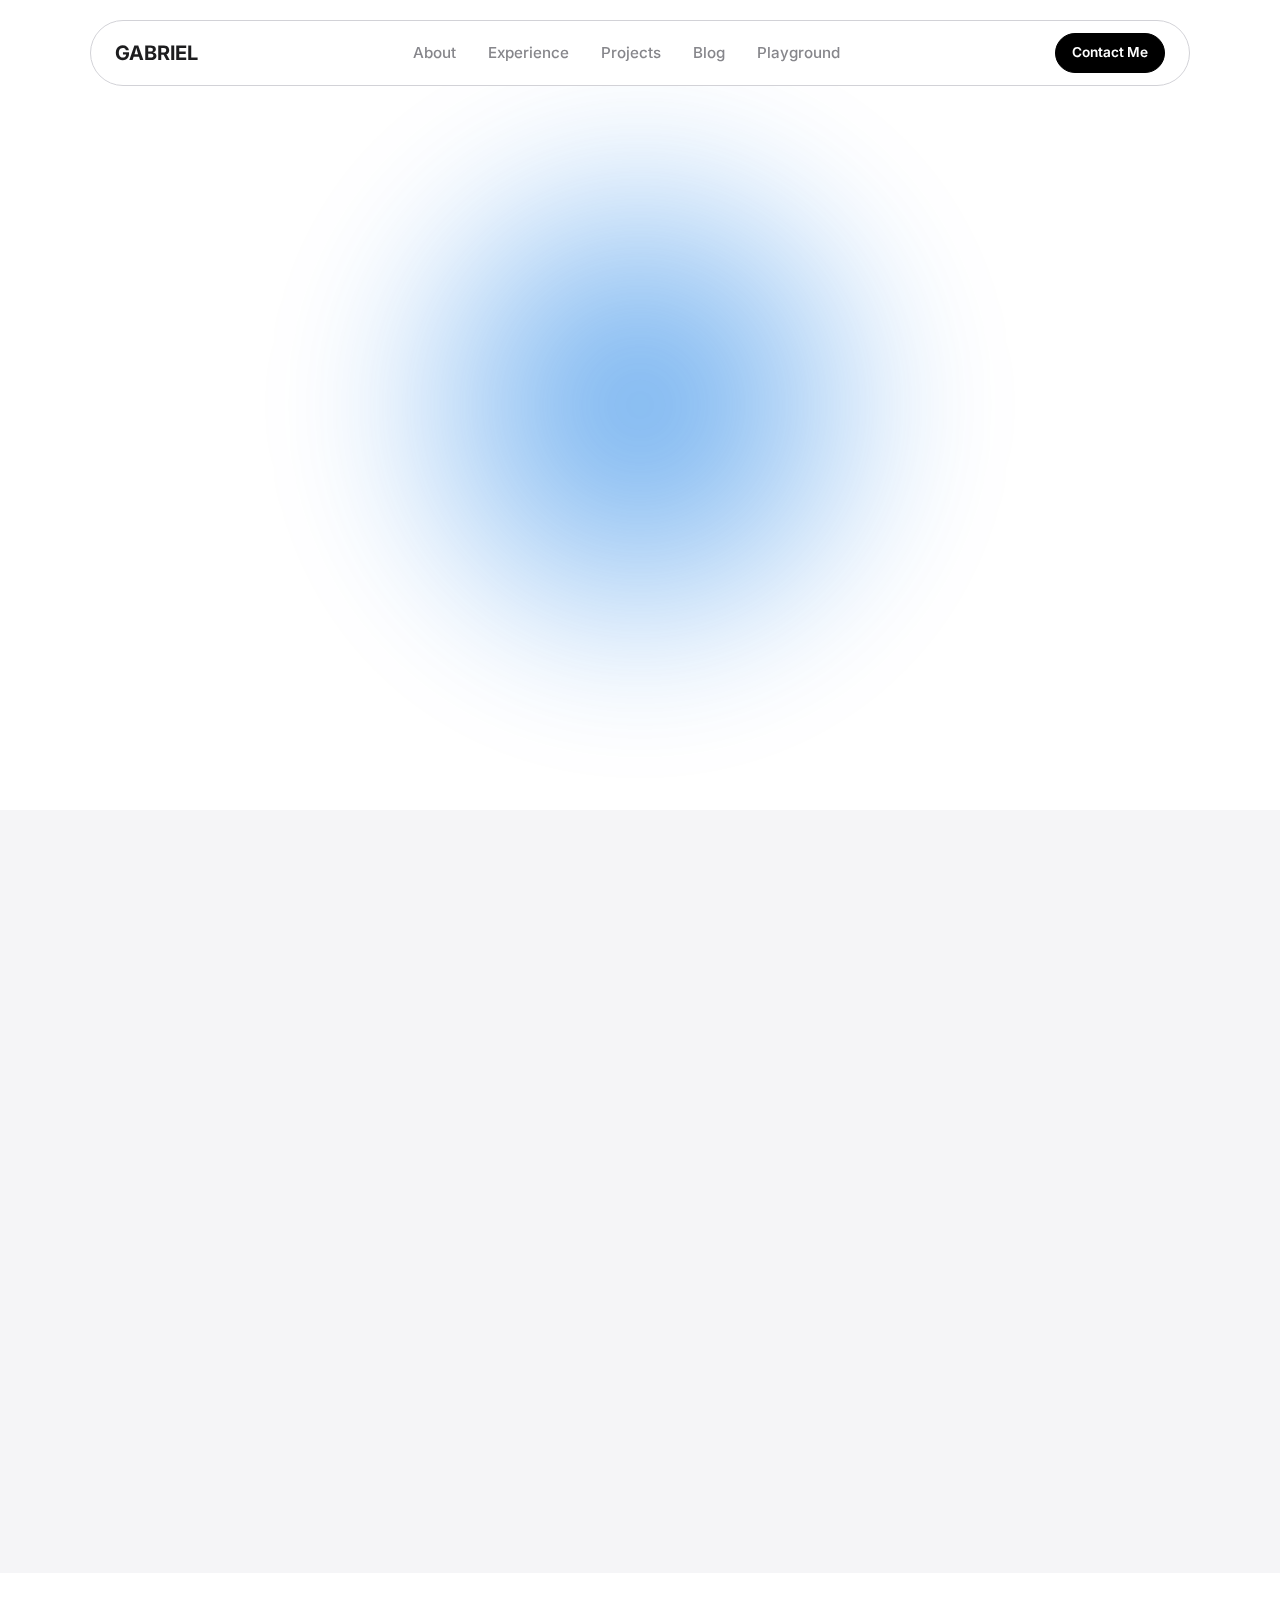
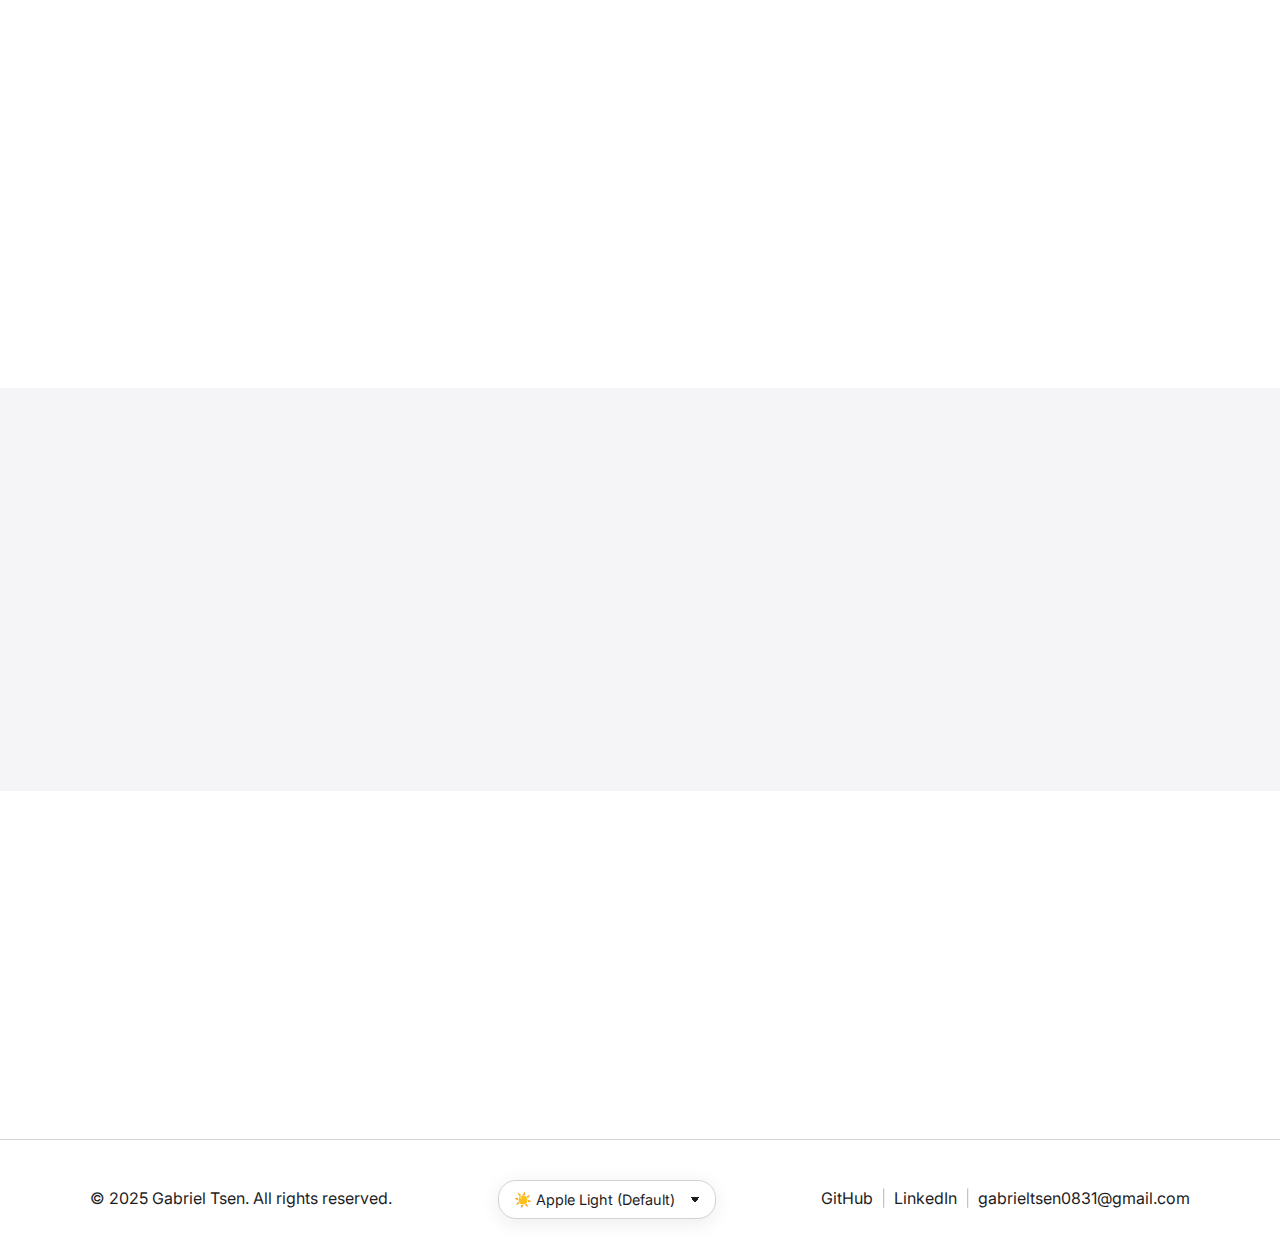
<file: index.html>
<!DOCTYPE html>
<html lang="en">

<head>
    <meta charset="UTF-8">
    <meta name="viewport" content="width=device-width, initial-scale=1.0">
    <title>Gabriel Tsen | Creative Technologist</title>
    <meta name="description" content="Portfolio of Gabriel Tsen Yi Xiong, a Creative Technologist.">
    <link rel="stylesheet" href="style.css">
    <script type="text/javascript">
        (function (l) {
            if (l.search[1] === "/") {
                var decoded = l.search
                    .slice(1)
                    .split("&")
                    .map(function (s) {
                        return s.replace(/~and~/g, "&");
                    })
                    .join("?");
                window.history.replaceState(
                    null,
                    null,
                    l.pathname.slice(0, -1) + decoded + l.hash
                );
            }
        })(window.location);
    </script>
</head>

<body>
    <!-- Navbar -->
    <header id="navbar">
        <nav>
            <a href="index.html" class="logo">GABRIEL</a>
            <div class="nav-links">
                <a href="about.html">About</a>
                <a href="experience.html">Experience</a>
                <a href="projects.html">Projects</a>
                <a href="blog.html">Blog</a>
                <a href="playground.html">Playground</a>
            </div>
            <a href="about.html#contact" class="btn btn-sm btn-primary">Contact Me</a>
        </nav>
    </header>

    <!-- Theme Switcher Moved to Footer -->

    <!-- Hero Section -->
    <section id="hero">
        <div class="hero-bg-blob"></div>
        <div class="hero-content">
            <div class="badge fade-in-up">✨ Hello, I am Gabriel Tsen Yi Xiong</div>
            <h1 class="fade-in-up delay-1">
                Crafting Digital <br> Experiences.
            </h1>
            <p class="fade-in-up delay-2" style="font-size: 1.25rem; color: var(--text-muted); margin-bottom: 2rem;">
                I transform bold ideas into pixel-perfect reality. A portfolio of passion, precision, and performance.
            </p>
            <div class="hero-actions fade-in-up delay-3">
                <a href="projects.html" class="btn btn-primary">View Projects</a>
                <a href="about.html" class="btn btn-outline">More About Me</a>
            </div>
        </div>
    </section>

    <!-- Achievements Section -->
    <section id="achievements" style="background-color: var(--secondary-bg);">
        <div class="container">
            <h2 class="section-title reveal" style="text-align: center;">Impact at a Glance</h2>
            <div class="stats-grid">
                <div class="stat-item reveal delay-1">
                    <div class="stat-number">5+</div>
                    <div class="stat-label">Years Experience</div>
                </div>
                <div class="stat-item reveal delay-2">
                    <div class="stat-number">50+</div>
                    <div class="stat-label">Projects Shipped</div>
                </div>
                <div class="stat-item reveal delay-3">
                    <div class="stat-number">100%</div>
                    <div class="stat-label">Client Satisfaction</div>
                </div>
                <div class="stat-item reveal delay-4">
                    <div class="stat-number">10k+</div>
                    <div class="stat-label">Lines of Code</div>
                </div>
            </div>
        </div>
    </section>

    <!-- Capabilities Section (Skills) -->
    <section id="capabilities">
        <div class="container">
            <div
                style="display: flex; flex-direction: column; align-items: center; text-align: center; margin-bottom: 3rem;">
                <h2 class="section-title reveal">My Capabilities</h2>
                <p class="section-desc reveal delay-1">The tools and technologies I use to bring products to life.</p>
            </div>

            <div class="skills-grid">
                <!-- Row 1 -->
                <div class="skill-card reveal delay-1">
                    <span class="skill-icon">⚛️</span>
                    <h4>React / Next.js</h4>
                </div>
                <div class="skill-card reveal delay-2">
                    <span class="skill-icon">🎨</span>
                    <h4>Tailwind & CSS</h4>
                </div>
                <div class="skill-card reveal delay-3">
                    <span class="skill-icon">🔷</span>
                    <h4>TypeScript</h4>
                </div>
                <div class="skill-card reveal delay-1">
                    <span class="skill-icon">🟢</span>
                    <h4>Node.js</h4>
                </div>
                <div class="skill-card reveal delay-2">
                    <span class="skill-icon">🐍</span>
                    <h4>Python</h4>
                </div>
                <div class="skill-card reveal delay-3">
                    <span class="skill-icon">☁️</span>
                    <h4>AWS / Vercel</h4>
                </div>
            </div>
        </div>
    </section>

    <!-- Featured Preview -->
    <section id="featured" style="background-color: var(--secondary-bg);">
        <div class="container">
            <div style="display: flex; justify-content: space-between; align-items: end; margin-bottom: 2rem;">
                <div>
                    <h2 class="section-title reveal">Selected Works</h2>
                    <p class="section-desc reveal delay-1" style="margin-bottom: 0;">A tiny glimpse into my recent
                        projects.</p>
                </div>
                <a href="projects.html" class="btn btn-outline reveal delay-2">View All -></a>
            </div>

            <div class="projects-grid">
                <div class="card reveal delay-1 slide-in-left">
                    <h3>Project Alpha</h3>
                    <p>A cutting-edge web application built with AI integration.</p>
                    <div class="tags">
                        <span>AI</span><span>Web</span>
                    </div>
                </div>
                <div class="card reveal delay-2 slide-in-right">
                    <h3>E-Commerce Hub</h3>
                    <p>Full-stack solution with real-time inventory management.</p>
                    <div class="tags">
                        <span>Commerce</span><span>Real-time</span>
                    </div>
                </div>
            </div>
        </div>
    </section>

    <!-- Call to Action -->
    <section style="text-align: center; padding: 100px 20px;">
        <div class="container">
            <h2 class="section-title reveal">Ready to start a project?</h2>
            <p class="section-desc reveal delay-1" style="margin: 0 auto 2rem auto;">
                Let's collaborate and build something amazing together.
            </p>
            <a href="about.html#contact" class="btn btn-primary reveal delay-2">Get in Touch</a>
        </div>
    </section>

    <!-- Footer -->
    <footer>
        <div class="container footer-content">
            <p>&copy; 2025 Gabriel Tsen. All rights reserved.</p>
            <div class="theme-container">
                <select id="theme-select" title="Select Theme">
                    <option value="">☀️ Apple Light (Default)</option>
                    <option value="dark">🌙 Dark Mode</option>
                    <option value="game">👾 Game Mode</option>
                    <option value="christmas">🎄 Christmas</option>
                    <option value="halloween">🎃 Halloween</option>
                    <option value="cny">🧧 Lunar New Year</option>
                </select>
            </div>
            <div class="socials">
                <a href="https://github.com/gabrieltsen" target="_blank">GitHub</a>
                <span class="separator">|</span>
                <a href="https://linkedin.com/in/gabrieltsen" target="_blank">LinkedIn</a>
                <span class="separator">|</span>
                <a href="mailto:gabrieltsen0831@gmail.com">gabrieltsen0831@gmail.com</a>
            </div>
        </div>
    </footer>

    <script src="script.js"></script>
</body>

</html>
</file>
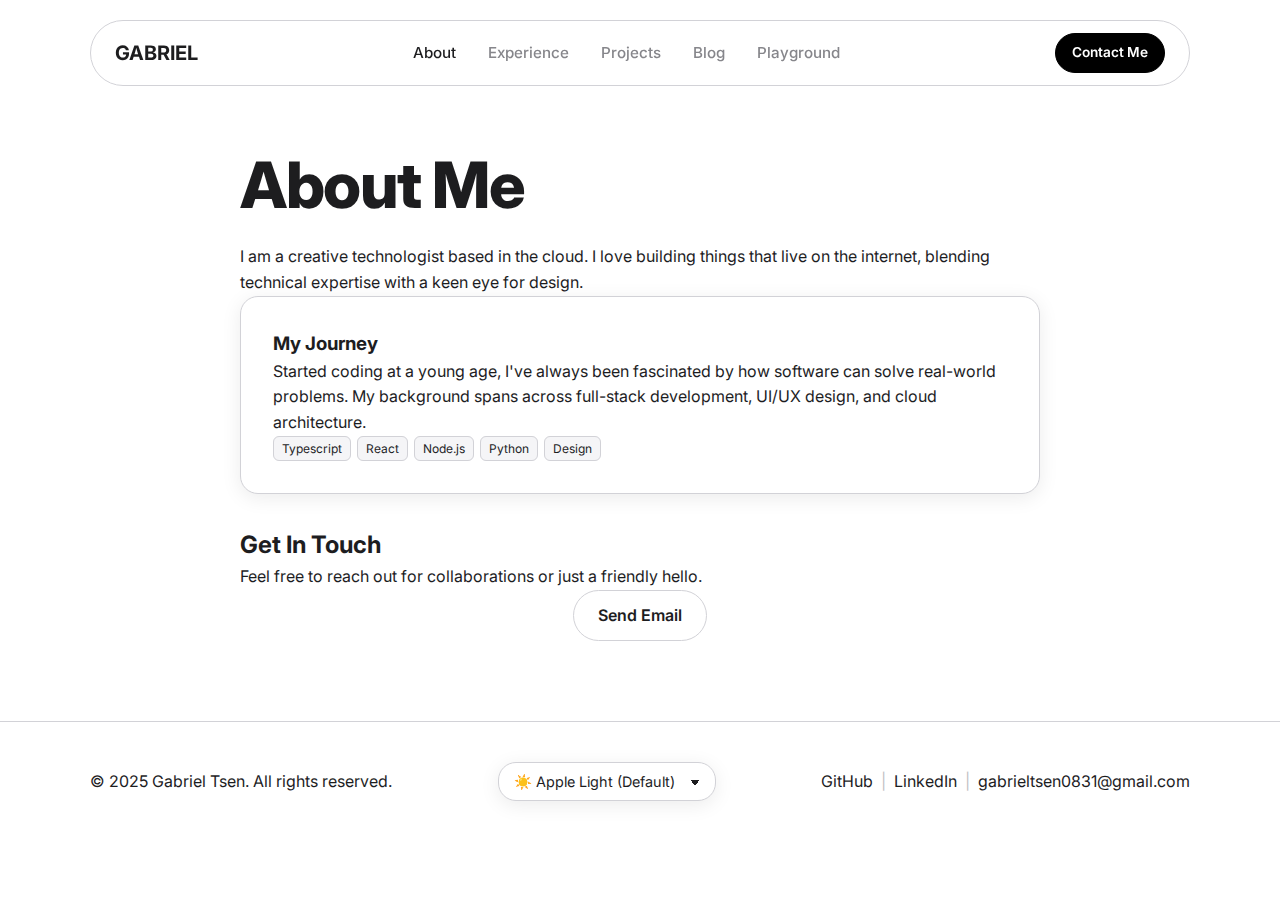
<file: about.html>
<!DOCTYPE html>
<html lang="en">

<head>
    <meta charset="UTF-8">
    <meta name="viewport" content="width=device-width, initial-scale=1.0">
    <title>About | Gabriel Tsen</title>
    <link rel="stylesheet" href="style.css">
</head>

<body>
    <header id="navbar">
        <nav>
            <a href="index.html" class="logo">GABRIEL</a>
            <div class="nav-links">
                <a href="about.html" class="active-link">About</a>
                <a href="experience.html">Experience</a>
                <a href="projects.html">Projects</a>
                <a href="blog.html">Blog</a>
                <a href="playground.html">Playground</a>
            </div>
            <a href="about.html#contact" class="btn btn-sm btn-primary">Contact Me</a>
        </nav>
    </header>

    <!-- Theme Switcher Moved to Footer -->

    <section style="padding-top: 150px;">
        <div class="container" style="max-width: 800px;">
            <h1 class="section-title reveal">About Me</h1>
            <p class="section-desc reveal delay-1">
                I am a creative technologist based in the cloud. I love building things that live on the internet,
                blending technical expertise with a keen eye for design.
            </p>

            <div class="card reveal delay-2" style="margin-bottom: 2rem;">
                <h3>My Journey</h3>
                <p>
                    Started coding at a young age, I've always been fascinated by how software can solve real-world
                    problems.
                    My background spans across full-stack development, UI/UX design, and cloud architecture.
                </p>
                <div class="tags">
                    <span>Typescript</span><span>React</span><span>Node.js</span><span>Python</span><span>Design</span>
                </div>
            </div>

            <div id="contact" class="reveal delay-3">
                <h2>Get In Touch</h2>
                <p class="section-desc">Feel free to reach out for collaborations or just a friendly hello.</p>
                <div style="text-align: center;">
                    <a href="mailto:contact@example.com" class="btn btn-outline">Send Email</a>
                </div>
            </div>
        </div>
    </section>

    <footer>
        <div class="container footer-content">
            <p>&copy; 2025 Gabriel Tsen. All rights reserved.</p>
            <div class="theme-container">
                <select id="theme-select" title="Select Theme">
                    <option value="">☀️ Apple Light (Default)</option>
                    <option value="dark">🌙 Dark Mode</option>
                    <option value="game">👾 Game Mode</option>
                    <option value="christmas">🎄 Christmas</option>
                    <option value="halloween">🎃 Halloween</option>
                    <option value="cny">🧧 Lunar New Year</option>
                </select>
            </div>
            <div class="socials">
                <a href="https://github.com/gabrieltsen" target="_blank">GitHub</a>
                <span class="separator">|</span>
                <a href="https://linkedin.com/in/gabrieltsen" target="_blank">LinkedIn</a>
                <span class="separator">|</span>
                <a href="mailto:gabrieltsen0831@gmail.com">gabrieltsen0831@gmail.com</a>
            </div>
        </div>
    </footer>
    <script src="script.js"></script>
</body>

</html>
</file>
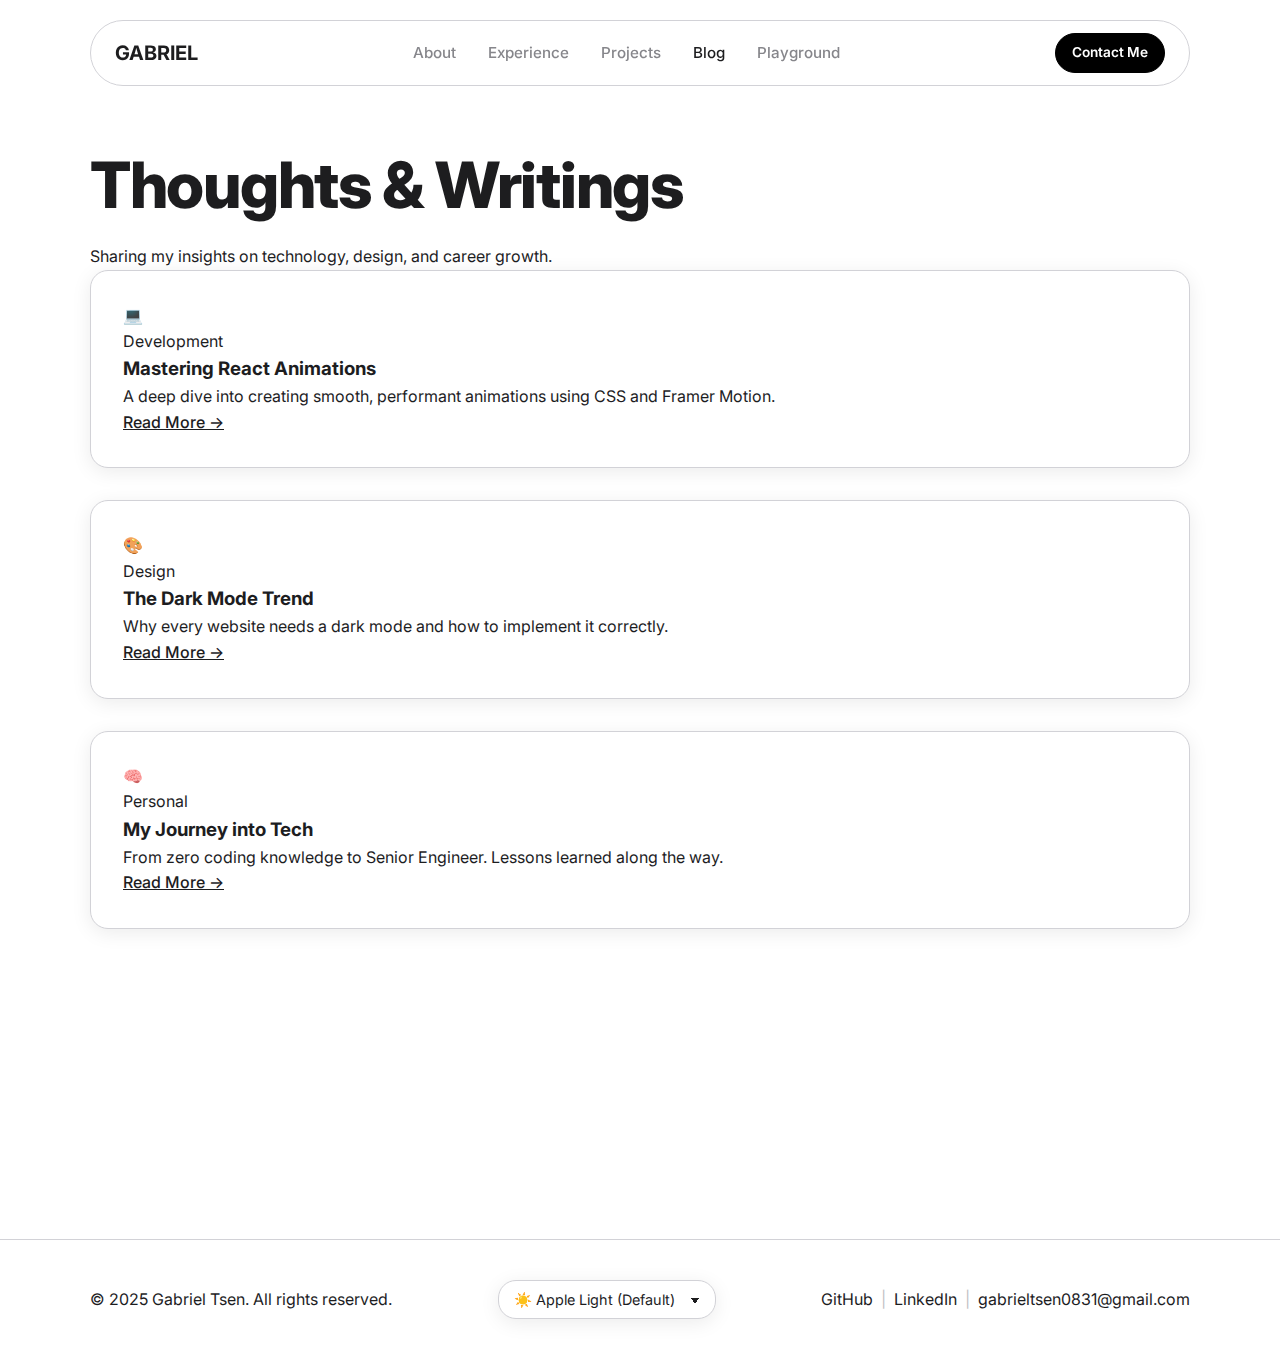
<file: blog.html>
<!DOCTYPE html>
<html lang="en">

<head>
    <meta charset="UTF-8">
    <meta name="viewport" content="width=device-width, initial-scale=1.0">
    <title>Blog | Gabriel Tsen</title>
    <link rel="stylesheet" href="style.css">
</head>

<body>
    <header id="navbar">
        <nav>
            <a href="index.html" class="logo">GABRIEL</a>
            <div class="nav-links">
                <a href="about.html">About</a>
                <a href="experience.html">Experience</a>
                <a href="projects.html">Projects</a>
                <a href="blog.html" class="active-link">Blog</a>
                <a href="playground.html">Playground</a>
            </div>
            <a href="about.html#contact" class="btn btn-sm btn-primary">Contact Me</a>
        </nav>
    </header>

    <!-- Theme Switcher Moved to Footer -->

    <section style="padding-top: 150px;">
        <div class="container">
            <h1 class="section-title reveal">Thoughts & Writings</h1>
            <p class="section-desc reveal delay-1">Sharing my insights on technology, design, and career growth.</p>

            <div class="blog-grid">
                <!-- Article 1 -->
                <article class="blog-card reveal delay-1">
                    <div class="blog-image">💻</div>
                    <div class="blog-content">
                        <span class="blog-cat">Development</span>
                        <h3>Mastering React Animations</h3>
                        <p>A deep dive into creating smooth, performant animations using CSS and Framer Motion.</p>
                        <a href="#" style="text-decoration: underline; font-weight: 500;">Read More →</a>
                    </div>
                </article>
                <!-- Article 2 -->
                <article class="blog-card reveal delay-2">
                    <div class="blog-image">🎨</div>
                    <div class="blog-content">
                        <span class="blog-cat">Design</span>
                        <h3>The Dark Mode Trend</h3>
                        <p>Why every website needs a dark mode and how to implement it correctly.</p>
                        <a href="#" style="text-decoration: underline; font-weight: 500;">Read More →</a>
                    </div>
                </article>
                <!-- Article 3 -->
                <article class="blog-card reveal delay-3">
                    <div class="blog-image">🧠</div>
                    <div class="blog-content">
                        <span class="blog-cat">Personal</span>
                        <h3>My Journey into Tech</h3>
                        <p>From zero coding knowledge to Senior Engineer. Lessons learned along the way.</p>
                        <a href="#" style="text-decoration: underline; font-weight: 500;">Read More →</a>
                    </div>
                </article>
                <!-- Article 4 -->
                <article class="blog-card reveal delay-2">
                    <div class="blog-image">⚡</div>
                    <div class="blog-content">
                        <span class="blog-cat">Performance</span>
                        <h3>Web Vitals Explained</h3>
                        <p>Understanding LCP, FID, and CLS to rank higher on Google.</p>
                        <a href="#" style="text-decoration: underline; font-weight: 500;">Read More →</a>
                    </div>
                </article>
            </div>
        </div>
    </section>

    <footer>
        <div class="container footer-content">
            <p>&copy; 2025 Gabriel Tsen. All rights reserved.</p>
            <div class="theme-container">
                <select id="theme-select" title="Select Theme">
                    <option value="">☀️ Apple Light (Default)</option>
                    <option value="dark">🌙 Dark Mode</option>
                    <option value="game">👾 Game Mode</option>
                    <option value="christmas">🎄 Christmas</option>
                    <option value="halloween">🎃 Halloween</option>
                    <option value="cny">🧧 Lunar New Year</option>
                </select>
            </div>
            <div class="socials">
                <a href="https://github.com/gabrieltsen" target="_blank">GitHub</a>
                <span class="separator">|</span>
                <a href="https://linkedin.com/in/gabrieltsen" target="_blank">LinkedIn</a>
                <span class="separator">|</span>
                <a href="mailto:gabrieltsen0831@gmail.com">gabrieltsen0831@gmail.com</a>
            </div>
        </div>
    </footer>
    <script src="script.js"></script>
</body>

</html>
</file>
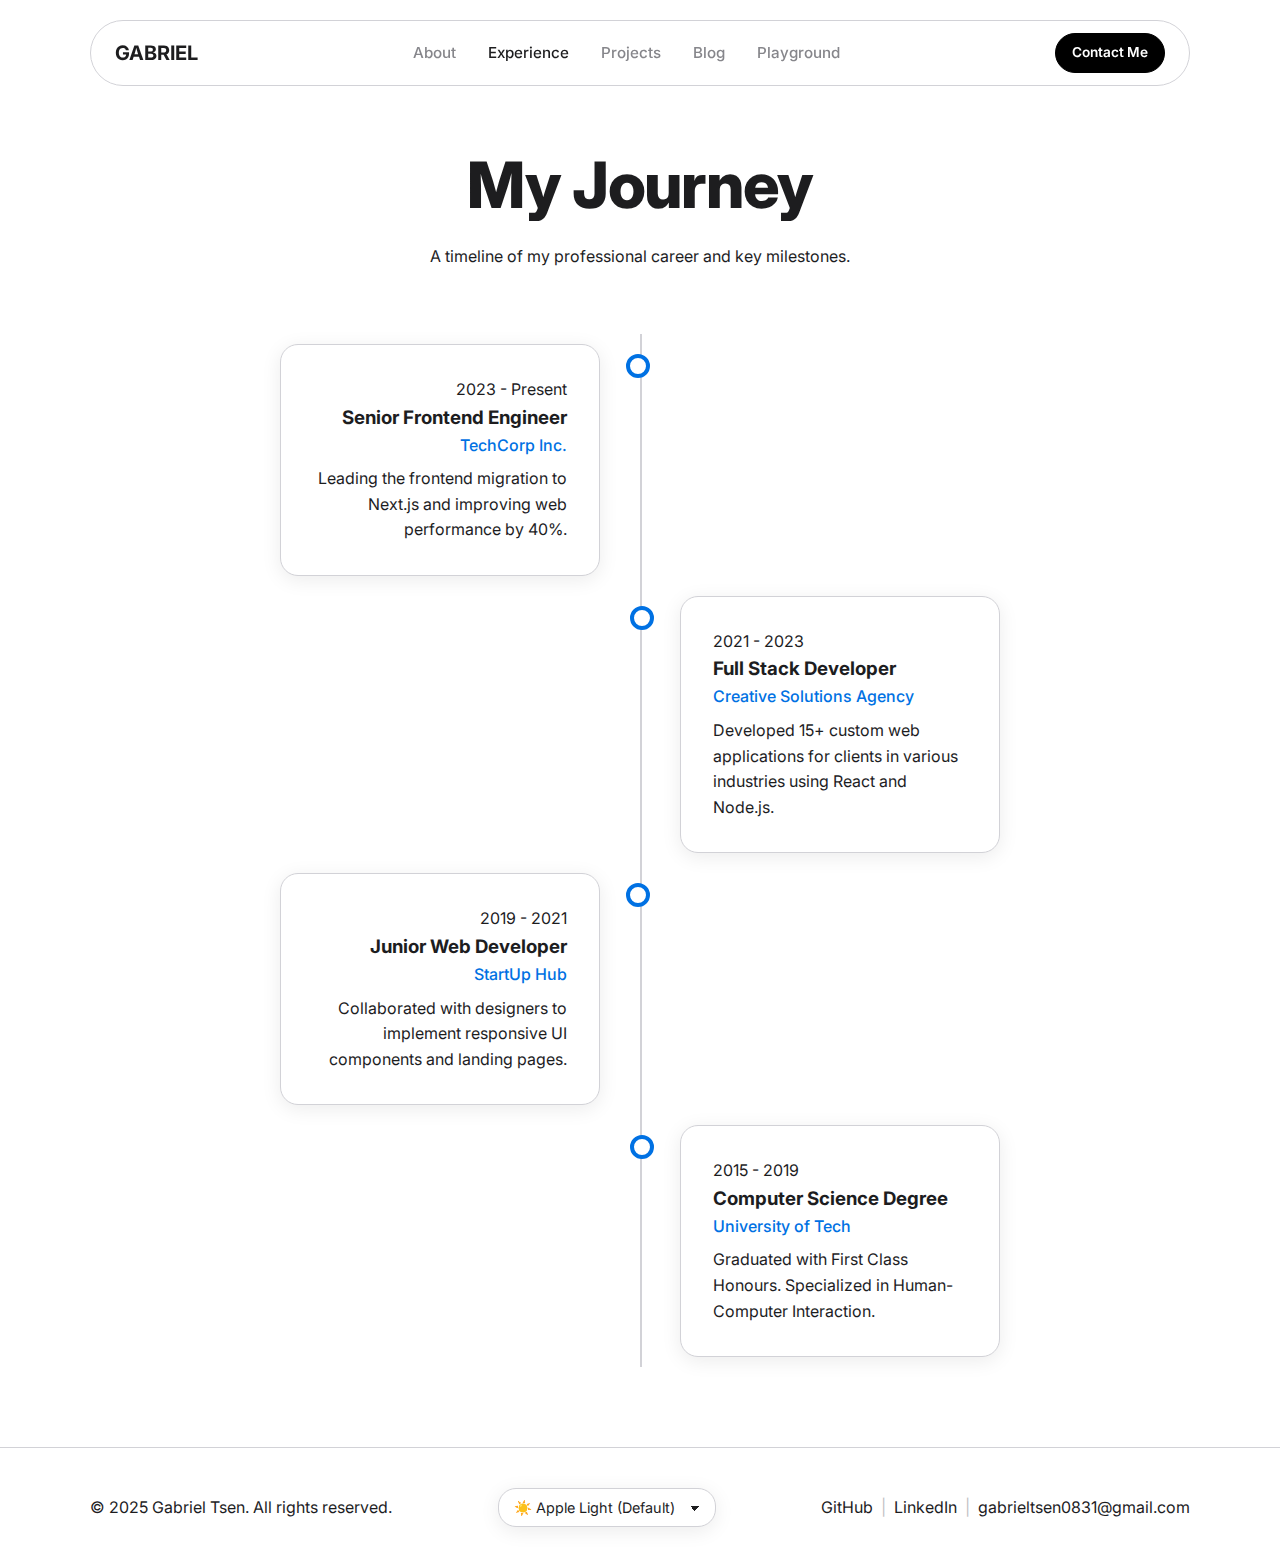
<file: experience.html>
<!DOCTYPE html>
<html lang="en">

<head>
    <meta charset="UTF-8">
    <meta name="viewport" content="width=device-width, initial-scale=1.0">
    <title>Experience | Gabriel Tsen</title>
    <link rel="stylesheet" href="style.css">
</head>

<body>
    <header id="navbar">
        <nav>
            <a href="index.html" class="logo">GABRIEL</a>
            <div class="nav-links">
                <a href="about.html">About</a>
                <a href="experience.html" class="active-link">Experience</a>
                <a href="projects.html">Projects</a>
                <a href="blog.html">Blog</a>
                <a href="playground.html">Playground</a>
            </div>
            <a href="about.html#contact" class="btn btn-sm btn-primary">Contact Me</a>
        </nav>
    </header>

    <!-- Theme Switcher Moved to Footer -->

    <section style="padding-top: 150px;">
        <div class="container">
            <h1 class="section-title reveal" style="text-align: center;">My Journey</h1>
            <p class="section-desc reveal delay-1" style="text-align: center; margin: 0 auto 4rem auto;">
                A timeline of my professional career and key milestones.
            </p>

            <div class="timeline reveal delay-2">
                <!-- Item 1 -->
                <div class="timeline-item left">
                    <div class="timeline-content">
                        <span class="date">2023 - Present</span>
                        <h3>Senior Frontend Engineer</h3>
                        <p style="color: var(--accent-color); font-weight: 500; margin-bottom: 0.5rem;">TechCorp Inc.
                        </p>
                        <p style="margin-bottom: 0;">Leading the frontend migration to Next.js and improving web
                            performance by 40%.</p>
                    </div>
                </div>
                <!-- Item 2 -->
                <div class="timeline-item right">
                    <div class="timeline-content">
                        <span class="date">2021 - 2023</span>
                        <h3>Full Stack Developer</h3>
                        <p style="color: var(--accent-color); font-weight: 500; margin-bottom: 0.5rem;">Creative
                            Solutions Agency</p>
                        <p style="margin-bottom: 0;">Developed 15+ custom web applications for clients in various
                            industries using React and Node.js.</p>
                    </div>
                </div>
                <!-- Item 3 -->
                <div class="timeline-item left">
                    <div class="timeline-content">
                        <span class="date">2019 - 2021</span>
                        <h3>Junior Web Developer</h3>
                        <p style="color: var(--accent-color); font-weight: 500; margin-bottom: 0.5rem;">StartUp Hub</p>
                        <p style="margin-bottom: 0;">Collaborated with designers to implement responsive UI components
                            and landing pages.</p>
                    </div>
                </div>
                <!-- Item 4 -->
                <div class="timeline-item right">
                    <div class="timeline-content">
                        <span class="date">2015 - 2019</span>
                        <h3>Computer Science Degree</h3>
                        <p style="color: var(--accent-color); font-weight: 500; margin-bottom: 0.5rem;">University of
                            Tech</p>
                        <p style="margin-bottom: 0;">Graduated with First Class Honours. Specialized in Human-Computer
                            Interaction.</p>
                    </div>
                </div>
            </div>
        </div>
    </section>

    <footer>
        <div class="container footer-content">
            <p>&copy; 2025 Gabriel Tsen. All rights reserved.</p>
            <div class="theme-container">
                <select id="theme-select" title="Select Theme">
                    <option value="">☀️ Apple Light (Default)</option>
                    <option value="dark">🌙 Dark Mode</option>
                    <option value="game">👾 Game Mode</option>
                    <option value="christmas">🎄 Christmas</option>
                    <option value="halloween">🎃 Halloween</option>
                    <option value="cny">🧧 Lunar New Year</option>
                </select>
            </div>
            <div class="socials">
                <a href="https://github.com/gabrieltsen" target="_blank">GitHub</a>
                <span class="separator">|</span>
                <a href="https://linkedin.com/in/gabrieltsen" target="_blank">LinkedIn</a>
                <span class="separator">|</span>
                <a href="mailto:gabrieltsen0831@gmail.com">gabrieltsen0831@gmail.com</a>
            </div>
        </div>
    </footer>
    <script src="script.js"></script>
</body>

</html>
</file>
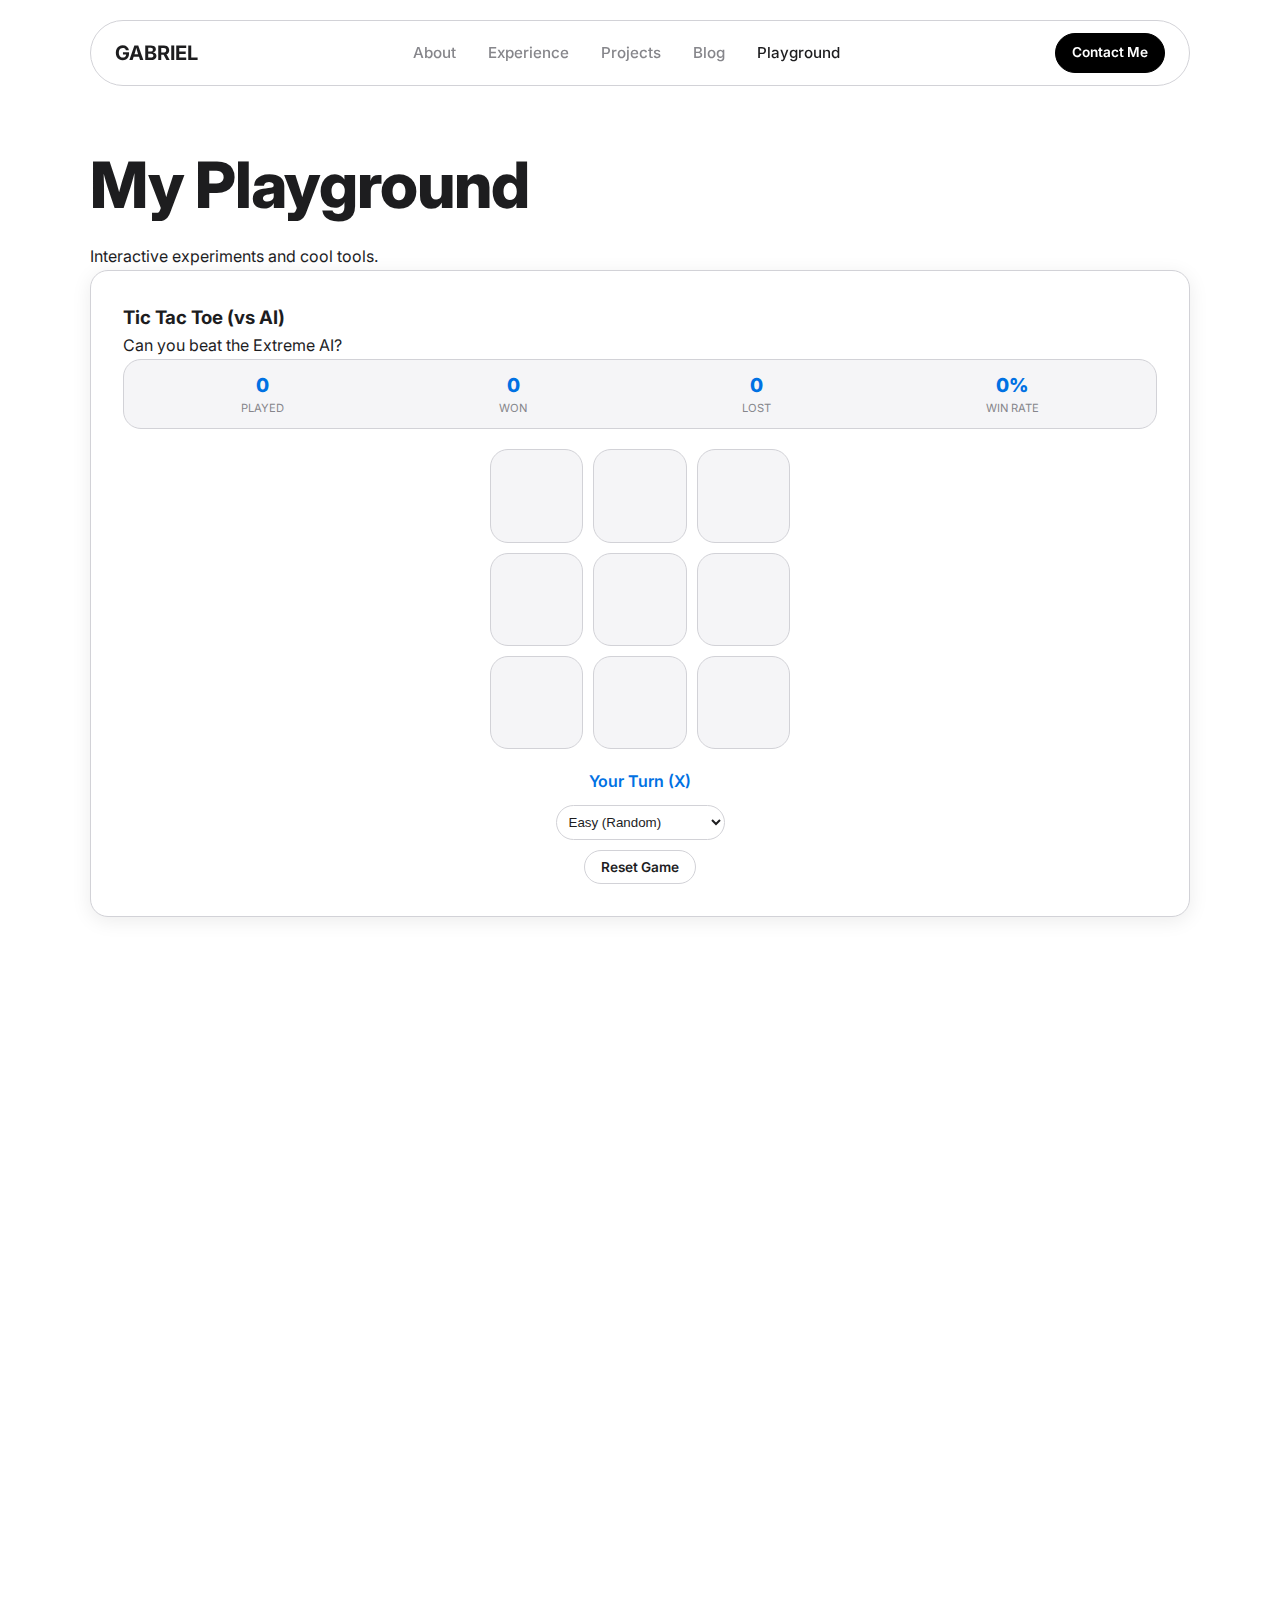
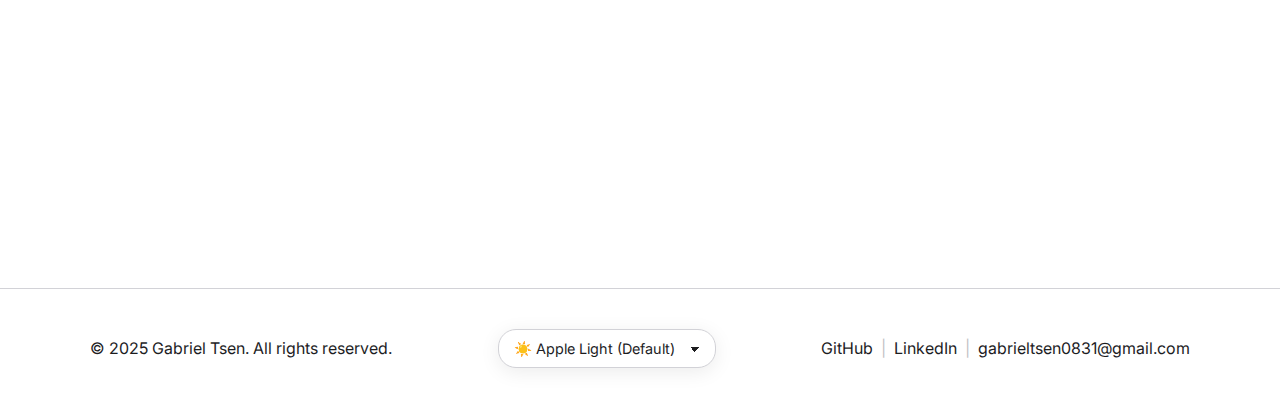
<file: playground.html>
<!DOCTYPE html>
<html lang="en">

<head>
    <meta charset="UTF-8">
    <meta name="viewport" content="width=device-width, initial-scale=1.0">
    <title>Playground | Gabriel Tsen</title>
    <link rel="stylesheet" href="style.css">
</head>

<body>
    <header id="navbar">
        <nav>
            <a href="index.html" class="logo">GABRIEL</a>
            <div class="nav-links">
                <a href="about.html">About</a>
                <a href="experience.html">Experience</a>
                <a href="projects.html">Projects</a>
                <a href="blog.html">Blog</a>
                <a href="playground.html" class="active-link">Playground</a>
            </div>
            <a href="about.html#contact" class="btn btn-sm btn-primary">Contact Me</a>
        </nav>
    </header>

    <!-- Theme Switcher Moved to Footer -->

    <section style="padding-top: 150px;">
        <div class="container">
            <h1 class="section-title reveal">My Playground</h1>
            <p class="section-desc reveal">Interactive experiments and cool tools.</p>

            <div class="features-grid">
                <!-- Feature 1: Tic Tac Toe -->
                <div class="card ttt-card reveal delay-1">
                    <h3>Tic Tac Toe (vs AI)</h3>
                    <p>Can you beat the Extreme AI?</p>

                    <div class="ttt-stats">
                        <div class="ttt-stat-item">
                            <div id="stat-played" class="ttt-stat-number">0</div>
                            <div class="ttt-stat-label">Played</div>
                        </div>
                        <div class="ttt-stat-item">
                            <div id="stat-won" class="ttt-stat-number">0</div>
                            <div class="ttt-stat-label">Won</div>
                        </div>
                        <div class="ttt-stat-item">
                            <div id="stat-lost" class="ttt-stat-number">0</div>
                            <div class="ttt-stat-label">Lost</div>
                        </div>
                        <div class="ttt-stat-item">
                            <div id="stat-wr" class="ttt-stat-number">0%</div>
                            <div class="ttt-stat-label">Win Rate</div>
                        </div>
                    </div>

                    <div id="ttt-board" class="ttt-grid">
                        <div class="ttt-cell" data-index="0"></div>
                        <div class="ttt-cell" data-index="1"></div>
                        <div class="ttt-cell" data-index="2"></div>
                        <div class="ttt-cell" data-index="3"></div>
                        <div class="ttt-cell" data-index="4"></div>
                        <div class="ttt-cell" data-index="5"></div>
                        <div class="ttt-cell" data-index="6"></div>
                        <div class="ttt-cell" data-index="7"></div>
                        <div class="ttt-cell" data-index="8"></div>
                    </div>

                    <div class="ttt-controls">
                        <div id="ttt-status">Your Turn (X)</div>
                        <select id="difficulty-select">
                            <option value="easy">Easy (Random)</option>
                            <option value="medium">Medium</option>
                            <option value="hard">Hard</option>
                            <option value="extreme">Extreme (Unbeatable)</option>
                        </select>
                        <button id="ttt-reset" class="btn btn-sm btn-outline">Reset Game</button>
                    </div>
                </div>

                <!-- Feature 2: BMI Calculator -->
                <div class="card bmi-card reveal delay-2">
                    <h3>BMI Calculator</h3>
                    <p>Interactive health check</p>

                    <div class="bmi-content-wrapper">
                        <div class="bmi-controls">
                            <div class="control-group">
                                <label>Height: <span id="height-val">170</span> cm</label>
                                <input type="range" id="height" min="100" max="220" value="170">
                            </div>
                            <div class="control-group">
                                <label>Weight: <span id="weight-val">70</span> kg</label>
                                <input type="range" id="weight" min="30" max="150" value="70">
                            </div>
                        </div>

                        <div class="bmi-result">
                            <div class="bmi-header" style="text-align: center;">
                                <div id="bmi-display" class="bmi-value">24.2</div>
                                <div id="bmi-category" class="bmi-category">Normal Weight</div>
                            </div>

                            <div class="bmi-visuals">
                                <div class="bmi-image-container">
                                    <img id="bmi-image" src="images/bmi_normal.png" alt="BMI Visual">
                                </div>
                            </div>
                        </div>
                    </div>
                </div>

                <!-- Feature 3: Canvas -->
                <div class="card feature-card reveal delay-3">
                    <h3>Interactive Canvas</h3>
                    <p>Move your mouse to interact with the particles.</p>
                    <div class="canvas-placeholder">Move Cursor Here</div>
                </div>
            </div>
        </div>
    </section>

    <footer>
        <div class="container footer-content">
            <p>&copy; 2025 Gabriel Tsen. All rights reserved.</p>
            <div class="theme-container">
                <select id="theme-select" title="Select Theme">
                    <option value="">☀️ Apple Light (Default)</option>
                    <option value="dark">🌙 Dark Mode</option>
                    <option value="game">👾 Game Mode</option>
                    <option value="christmas">🎄 Christmas</option>
                    <option value="halloween">🎃 Halloween</option>
                    <option value="cny">🧧 Lunar New Year</option>
                </select>
            </div>
            <div class="socials">
                <a href="https://github.com/gabrieltsen" target="_blank">GitHub</a>
                <span class="separator">|</span>
                <a href="https://linkedin.com/in/gabrieltsen" target="_blank">LinkedIn</a>
                <span class="separator">|</span>
                <a href="mailto:gabrieltsen0831@gmail.com">gabrieltsen0831@gmail.com</a>
            </div>
        </div>
    </footer>
    <script src="script.js"></script>
</body>

</html>
</file>
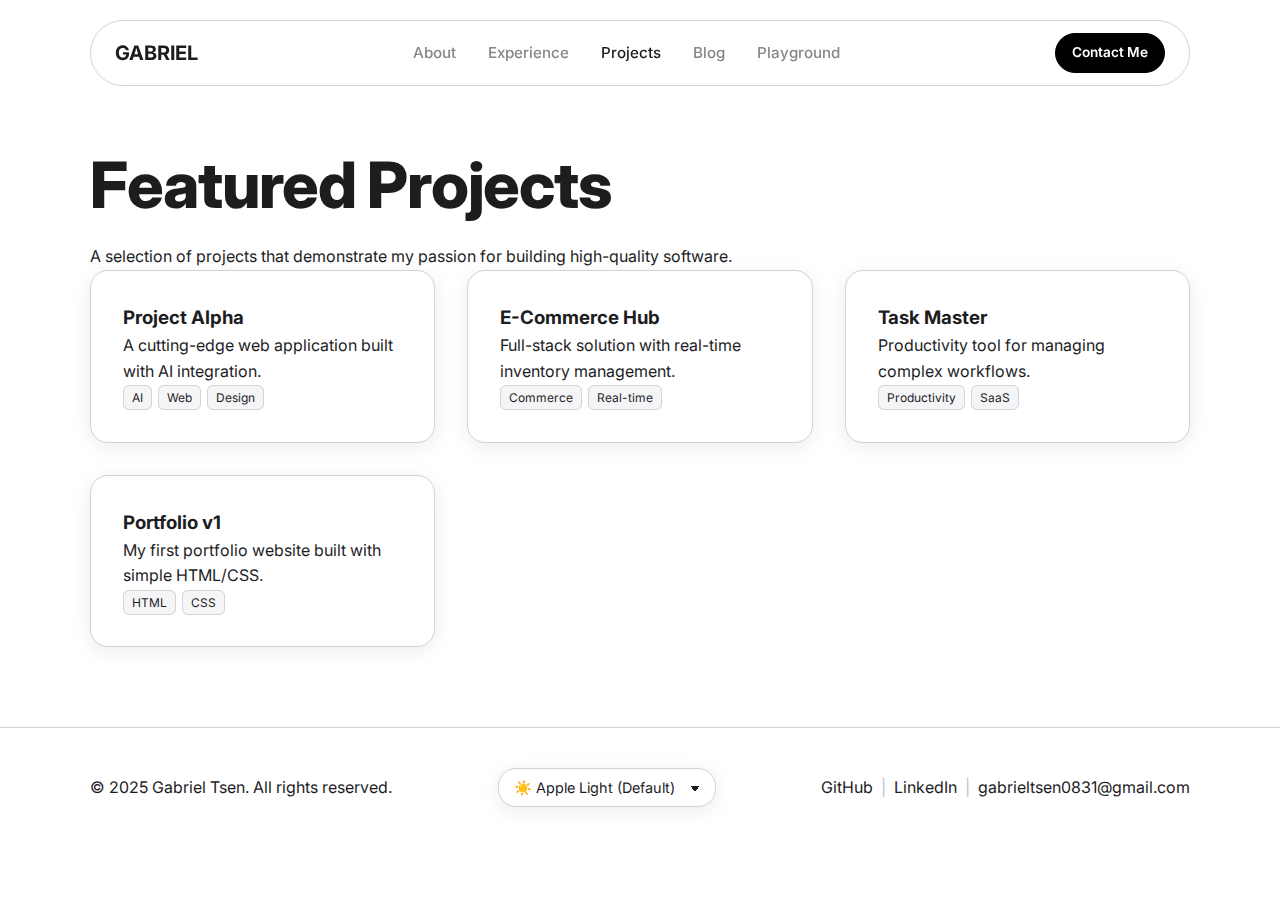
<file: projects.html>
<!DOCTYPE html>
<html lang="en">

<head>
    <meta charset="UTF-8">
    <meta name="viewport" content="width=device-width, initial-scale=1.0">
    <title>Projects | Gabriel Tsen</title>
    <link rel="stylesheet" href="style.css">
</head>

<body>
    <header id="navbar">
        <nav>
            <a href="index.html" class="logo">GABRIEL</a>
            <div class="nav-links">
                <a href="about.html">About</a>
                <a href="experience.html">Experience</a>
                <a href="projects.html" class="active-link">Projects</a>
                <a href="blog.html">Blog</a>
                <a href="playground.html">Playground</a>
            </div>
            <a href="about.html#contact" class="btn btn-sm btn-primary">Contact Me</a>
        </nav>
    </header>

    <!-- Theme Switcher Moved to Footer -->

    <section style="padding-top: 150px;">
        <div class="container">
            <h1 class="section-title reveal">Featured Projects</h1>
            <p class="section-desc reveal delay-1">A selection of projects that demonstrate my passion for building
                high-quality software.</p>

            <div class="projects-grid">
                <!-- Project 1 -->
                <div class="card reveal delay-1">
                    <h3>Project Alpha</h3>
                    <p>A cutting-edge web application built with AI integration.</p>
                    <div class="tags">
                        <span>AI</span><span>Web</span><span>Design</span>
                    </div>
                </div>
                <!-- Project 2 -->
                <div class="card reveal delay-2">
                    <h3>E-Commerce Hub</h3>
                    <p>Full-stack solution with real-time inventory management.</p>
                    <div class="tags">
                        <span>Commerce</span><span>Real-time</span>
                    </div>
                </div>
                <!-- Project 3 -->
                <div class="card reveal delay-3">
                    <h3>Task Master</h3>
                    <p>Productivity tool for managing complex workflows.</p>
                    <div class="tags">
                        <span>Productivity</span><span>SaaS</span>
                    </div>
                </div>
                <!-- Project 4 -->
                <div class="card reveal delay-2">
                    <h3>Portfolio v1</h3>
                    <p>My first portfolio website built with simple HTML/CSS.</p>
                    <div class="tags">
                        <span>HTML</span><span>CSS</span>
                    </div>
                </div>
            </div>
        </div>
    </section>

    <footer>
        <div class="container footer-content">
            <p>&copy; 2025 Gabriel Tsen. All rights reserved.</p>
            <div class="theme-container">
                <select id="theme-select" title="Select Theme">
                    <option value="">☀️ Apple Light (Default)</option>
                    <option value="dark">🌙 Dark Mode</option>
                    <option value="game">👾 Game Mode</option>
                    <option value="christmas">🎄 Christmas</option>
                    <option value="halloween">🎃 Halloween</option>
                    <option value="cny">🧧 Lunar New Year</option>
                </select>
            </div>
            <div class="socials">
                <a href="https://github.com/gabrieltsen" target="_blank">GitHub</a>
                <span class="separator">|</span>
                <a href="https://linkedin.com/in/gabrieltsen" target="_blank">LinkedIn</a>
                <span class="separator">|</span>
                <a href="mailto:gabrieltsen0831@gmail.com">gabrieltsen0831@gmail.com</a>
            </div>
        </div>
    </footer>
    <script src="script.js"></script>
</body>

</html>
</file>
<file: style.css>
/* 
  Multi-Theme System 
  Default: Apple/Modern Light
*/
@import url('https://fonts.googleapis.com/css2?family=Inter:wght@300;400;500;600;700;800&display=swap');
@import url('https://fonts.googleapis.com/css2?family=Press+Start+2P&family=VT323&display=swap');

:root {
    /* Default (Apple Light) */
    --bg-color: #ffffff;
    --text-color: #1d1d1f;
    --text-muted: #86868b;
    --primary-color: #000000;
    --accent-color: #0071e3;
    /* Apple Blue */
    --secondary-bg: #f5f5f7;
    --border-color: #d2d2d7;
    --card-bg: #ffffff;
    --nav-bg: rgba(255, 255, 255, 0.8);
    --blur: 20px;
    --radius: 18px;
    --font-main: 'Inter', -apple-system, BlinkMacSystemFont, sans-serif;
    --font-header: 'Inter', -apple-system, BlinkMacSystemFont, sans-serif;
    --shadow: 0 4px 20px rgba(0, 0, 0, 0.08);
    --btn-radius: 980px;
    --border-width: 1px;
    --border-style: solid;
    --blob-opacity: 0.6;

    /* BMI Colors */
    --color-blue: #0071e3;
    --color-green: #34c759;
    --color-yellow: #ffcc00;
    --color-red: #ff3b30;
}

/* Dark Mode */
[data-theme="dark"] {
    --bg-color: #000000;
    --text-color: #f5f5f7;
    --text-muted: #86868b;
    --primary-color: #ffffff;
    --accent-color: #2997ff;
    --secondary-bg: #1d1d1f;
    --border-color: #424245;
    --card-bg: #1c1c1e;
    --nav-bg: rgba(0, 0, 0, 0.8);
    --shadow: 0 4px 20px rgba(0, 0, 0, 0.4);
}

/* Game Mode */
[data-theme="game"] {
    --bg-color: #202028;
    --text-color: #dcdcdc;
    --text-muted: #8b8b9c;
    --primary-color: #ff0055;
    --accent-color: #00e5ff;
    --secondary-bg: #2b2b35;
    --border-color: #dcdcdc;
    --card-bg: #2b2b35;
    --nav-bg: rgba(32, 32, 40, 0.95);
    --blur: 0px;
    --radius: 0px;
    --font-main: 'VT323', monospace;
    --font-header: 'Press Start 2P', cursive;
    --shadow: 6px 6px 0px 0px #000;
    --btn-radius: 0px;
    --border-width: 4px;
    --blob-opacity: 0;
    /* Hide blob in game mode */
    --color-green: #00ff41;
}

/* BMI Visualizer */
.bmi-card {
    display: flex;
    flex-direction: column;
    height: 100%;
}

.bmi-content-wrapper {
    display: flex;
    flex-direction: column;
    gap: 2rem;
    margin-top: 1rem;
}

@media (min-width: 600px) {
    .bmi-content-wrapper {
        flex-direction: row;
        align-items: center;
        justify-content: space-between;
    }

    .bmi-controls {
        flex: 1;
        min-width: 250px;
    }

    .bmi-result {
        flex: 1;
        display: flex;
        flex-direction: column;
        align-items: center;
        justify-content: center;
        border-left: 1px solid var(--border-color);
        padding-left: 2rem;
    }
}

.bmi-visuals {
    margin-top: 1rem;
    display: flex;
    flex-direction: column;
    align-items: center;
    gap: 1rem;
    width: 100%;
}

.bmi-image-container {
    width: 220px;
    /* Increased size */
    height: 300px;
    /* Increased height */
    display: flex;
    align-items: flex-end;
    justify-content: center;
}

.bmi-image-container img {
    max-width: 100%;
    max-height: 100%;
    object-fit: contain;
    transition: all 0.3s ease;
    filter: drop-shadow(0 4px 6px rgba(0, 0, 0, 0.1));
}

.bmi-category {
    font-weight: 700;
    margin-top: 0.5rem;
    font-size: 1.2rem;
}

.bmi-value {
    font-size: 2.5rem;
    font-weight: 800;
    line-height: 1;
}

.category-underweight {
    color: var(--color-blue);
}

.category-normal {
    color: var(--color-green);
}

.category-overweight {
    color: var(--color-yellow);
}

.category-obese {
    color: var(--color-red);
}

/* Christmas Theme */
[data-theme="christmas"] {
    --bg-color: #f0fdf4;
    /* Snow White/Green tint */
    --text-color: #166534;
    /* Dark Green */
    --text-muted: #15803d;
    --primary-color: #dc2626;
    /* Santa Red */
    --accent-color: #15803d;
    /* Pine Green */
    --secondary-bg: #dcfce7;
    --border-color: #bbf7d0;
    --card-bg: #ffffff;
    --nav-bg: rgba(240, 253, 244, 0.9);
    --radius: 12px;
    --shadow: 0 4px 15px rgba(22, 101, 52, 0.1);
    --color-green: #15803d;
}

/* Halloween Theme */
[data-theme="halloween"] {
    --bg-color: #1a0b2e;
    /* Deep Purple/Black */
    --text-color: #ffedd5;
    --text-muted: #9ca3af;
    --primary-color: #ea580c;
    /* Pumpkin Orange */
    --accent-color: #9333ea;
    /* Purple */
    --secondary-bg: #2e1065;
    --border-color: #4c1d95;
    --card-bg: #3b0764;
    --nav-bg: rgba(26, 11, 46, 0.9);
    --radius: 20px;
    /* Quirky curves */
    --shadow: 0 0 20px rgba(234, 88, 12, 0.3);
}

/* CNY Theme */
[data-theme="cny"] {
    --bg-color: #450a0a;
    /* Deep Red */
    --text-color: #fef2f2;
    --text-muted: #fca5a5;
    --primary-color: #f59e0b;
    /* Gold */
    --accent-color: #fbbf24;
    --secondary-bg: #7f1d1d;
    --border-color: #991b1b;
    --card-bg: #7f1d1d;
    --nav-bg: rgba(69, 10, 10, 0.9);
    --shadow: 0 4px 20px rgba(245, 158, 11, 0.2);
    --color-yellow: #fbbf24;
}

/* Base Styles */
* {
    margin: 0;
    padding: 0;
    box-sizing: border-box;
}

html {
    scroll-behavior: smooth;
}

body {
    font-family: var(--font-main);
    background-color: var(--bg-color);
    color: var(--text-color);
    line-height: 1.6;
    transition: background-color 0.3s, color 0.3s;
}

h1,
h2,
h3,
h4 {
    font-family: var(--font-header);
}

a {
    text-decoration: none;
    color: inherit;
    transition: color 0.2s;
}

ul {
    list-style: none;
}

section {
    padding: 80px 20px;
}

.container {
    max-width: 1100px;
    margin: 0 auto;
}

/* Theme Switcher Dropdown */
/* Theme Switcher Dropdown */
.theme-container {
    margin-top: 1rem;
}

/* Footer Updates */
footer {
    border-top: var(--border-width) var(--border-style) var(--border-color);
    padding: 40px 0;
    margin-top: auto;
    background: var(--bg-color);
}

.footer-content {
    display: flex;
    flex-direction: column;
    align-items: center;
    gap: 1.5rem;
    text-align: center;
}

.socials {
    display: flex;
    align-items: center;
    gap: 0.5rem;
    /* Reduced gap since we have separators */
}

.socials a {
    color: var(--text-color);
    transition: color 0.3s;
}

.socials a:hover {
    color: var(--primary-color);
}

.separator {
    color: var(--text-muted);
    opacity: 0.5;
}

@media (min-width: 768px) {
    .footer-content {
        flex-direction: row;
        justify-content: space-between;
        text-align: left;
    }

    .theme-container {
        margin-top: 0;
    }
}

#theme-select {
    padding: 10px 15px;
    border-radius: var(--radius);
    background-color: var(--card-bg);
    color: var(--text-color);
    border: var(--border-width) var(--border-style) var(--border-color);
    font-family: var(--font-main);
    font-size: 0.9rem;
    box-shadow: var(--shadow);
    cursor: pointer;
    outline: none;
    appearance: none;
    /* Add custom arrow for consistent styling */
    background-image: linear-gradient(45deg, transparent 50%, var(--text-color) 50%),
        linear-gradient(135deg, var(--text-color) 50%, transparent 50%);
    background-position: calc(100% - 20px) calc(1em + 2px),
        calc(100% - 15px) calc(1em + 2px);
    background-size: 5px 5px,
        5px 5px;
    background-repeat: no-repeat;
    padding-right: 40px;
    /* Space for arrow */
}

/* Generic Components */
.btn {
    display: inline-flex;
    align-items: center;
    justify-content: center;
    padding: 12px 24px;
    border-radius: var(--btn-radius);
    font-weight: 600;
    transition: all 0.2s ease;
    cursor: pointer;
    border: var(--border-width) var(--border-style) transparent;
    font-family: var(--font-header);
    height: auto;
    font-size: 1rem;
}

.btn-primary {
    background-color: var(--primary-color);
    color: var(--card-bg);
    /* Contrast text */
    border-color: var(--primary-color);
}

/* Dark mode needs black text on white primary usually, but variables handle generic contrast */
[data-theme="dark"] .btn-primary {
    color: #000;
}

[data-theme="game"] .btn-primary {
    color: #fff;
    box-shadow: 4px 4px 0px 0px rgba(0, 0, 0, 0.5);
}

[data-theme="game"] .btn {
    box-shadow: 4px 4px 0px 0px var(--text-muted);
}

[data-theme="game"] .btn:active {
    transform: translate(4px, 4px);
    box-shadow: none;
}

.btn-outline {
    background: transparent;
    border-color: var(--border-color);
    color: var(--text-color);
}

.btn-outline:hover {
    border-color: var(--text-color);
    background: var(--secondary-bg);
}

.btn-sm {
    padding: 8px 16px;
    font-size: 0.85rem;
}

/* Navbar */
header {
    position: fixed;
    top: 0;
    width: 100%;
    z-index: 1000;
    padding: 20px 0;
    transition: padding 0.3s;
}

nav {
    max-width: 1100px;
    margin: 0 auto;
    display: flex;
    justify-content: space-between;
    align-items: center;
    padding: 12px 24px;
    background: var(--nav-bg);
    backdrop-filter: blur(var(--blur));
    -webkit-backdrop-filter: blur(var(--blur));
    border-radius: var(--btn-radius);
    border: var(--border-width) var(--border-style) var(--border-color);
}

.logo {
    font-weight: 700;
    font-family: var(--font-header);
    font-size: 1.25rem;
}

.nav-links {
    display: flex;
    gap: 2rem;
}

.nav-links a {
    font-weight: 500;
    font-size: 0.95rem;
    color: var(--text-muted);
}

.nav-links a:hover,
.nav-links a.active-link {
    color: var(--text-color);
}

/* Hero */
#hero {
    min-height: 90vh;
    display: flex;
    align-items: center;
    justify-content: center;
    text-align: center;
    position: relative;
    padding-top: 80px;
}

.hero-bg-blob {
    position: absolute;
    width: 600px;
    height: 600px;
    background: radial-gradient(circle, var(--accent-color) 0%, transparent 70%);
    opacity: var(--blob-opacity);
    filter: blur(60px);
    z-index: -1;
    border-radius: 50%;
    animation: blob-bounce 10s infinite alternate;
}

.hero-content {
    max-width: 800px;
    padding: 40px;
    /* Game mode override via specificity handled by variable changes directly */
}

/* Game theme specific hero box */
[data-theme="game"] .hero-content {
    background: rgba(0, 0, 0, 0.5);
    border: 4px solid var(--text-color);
    box-shadow: 8px 8px 0px 0px var(--text-muted);
}

.badge {
    display: inline-block;
    padding: 6px 12px;
    background: var(--secondary-bg);
    border: 1px solid var(--border-color);
    border-radius: var(--radius);
    font-size: 0.85rem;
    margin-bottom: 1.5rem;
}

h1 {
    font-size: 4rem;
    line-height: 1.1;
    margin-bottom: 1.5rem;
    font-weight: 800;
    letter-spacing: -0.02em;
}

/* Cards & Grid */
.projects-grid,
.features-grid,
.blog-grid,
.stats-grid,
.skills-grid {
    display: grid;
    gap: 2rem;
}

.projects-grid {
    grid-template-columns: repeat(auto-fit, minmax(300px, 1fr));
}

.skills-grid {
    grid-template-columns: repeat(auto-fit, minmax(140px, 1fr));
}

.card,
.skill-card,
.stat-item,
.blog-card,
.timeline-content {
    background: var(--card-bg);
    border: var(--border-width) var(--border-style) var(--border-color);
    border-radius: var(--radius);
    padding: 2rem;
    transition: transform 0.3s, box-shadow 0.3s;
    box-shadow: var(--shadow);
}

.card:hover,
.blog-card:hover {
    transform: translateY(-5px);
    border-color: var(--accent-color);
}

/* Game Hover */
[data-theme="game"] .card:hover {
    transform: translate(-4px, -4px);
    box-shadow: 8px 8px 0px 0px var(--primary-color);
}

.tags span {
    font-size: 0.75rem;
    padding: 4px 8px;
    background: var(--secondary-bg);
    border-radius: 6px;
    margin-right: 6px;
    border: 1px solid var(--border-color);
}

/* Animations */
@keyframes blob-bounce {
    0% {
        transform: translate(0, 0) scale(1);
    }

    100% {
        transform: translate(30px, -30px) scale(1.1);
    }
}

.fade-in-up {
    opacity: 0;
    transform: translateY(30px);
    animation: fadeInUp 0.8s ease forwards;
}

.reveal {
    opacity: 0;
    transform: translateY(40px);
    transition: all 0.8s cubic-bezier(0.5, 0, 0, 1);
}

.reveal.active {
    opacity: 1;
    transform: translateY(0);
}

.slide-in-left {
    opacity: 0;
    transform: translateX(-50px);
    transition: all 0.8s;
}

.slide-in-left.active {
    opacity: 1;
    transform: translateX(0);
}

.slide-in-right {
    opacity: 0;
    transform: translateX(50px);
    transition: all 0.8s;
}

.slide-in-right.active {
    opacity: 1;
    transform: translateX(0);
}

@keyframes fadeInUp {
    to {
        opacity: 1;
        transform: translateY(0);
    }
}

.delay-1 {
    transition-delay: 0.1s;
    animation-delay: 0.1s;
}

.delay-2 {
    transition-delay: 0.2s;
    animation-delay: 0.2s;
}

.delay-3 {
    transition-delay: 0.3s;
    animation-delay: 0.3s;
}

/* Timeline specific */
.timeline {
    position: relative;
    max-width: 800px;
    margin: 0 auto;
}

.timeline::after {
    content: '';
    position: absolute;
    width: 2px;
    background: var(--border-color);
    top: 0;
    bottom: 0;
    left: 50%;
}

.timeline-item {
    width: 50%;
    padding: 10px 40px;
    position: relative;
}

.timeline-item.left {
    left: 0;
    text-align: right;
}

.timeline-item.right {
    left: 50%;
}

.timeline-item::after {
    content: '';
    position: absolute;
    width: 16px;
    height: 16px;
    background: var(--bg-color);
    border: 4px solid var(--accent-color);
    border-radius: 50%;
    top: 20px;
    z-index: 1;
}

.timeline-item.left::after {
    right: -10px;
}

.timeline-item.right::after {
    left: -10px;
}

[data-theme="game"] .timeline-item::after {
    border-radius: 0;
    border-width: 2px;
}

/* Tic Tac Toe Grid */
.ttt-grid {
    display: grid;
    grid-template-columns: repeat(3, 1fr);
    gap: 10px;
    max-width: 300px;
    margin: 20px auto;
}

.ttt-cell {
    aspect-ratio: 1;
    background: var(--secondary-bg);
    border: var(--border-width) var(--border-style) var(--border-color);
    border-radius: var(--radius);
    display: flex;
    align-items: center;
    justify-content: center;
    font-size: 2rem;
    font-weight: 800;
    cursor: pointer;
    transition: background 0.2s;
}

.ttt-cell:hover {
    background: var(--border-color);
}

.ttt-cell.x {
    color: var(--color-blue);
}

.ttt-cell.o {
    color: var(--color-red);
}

.ttt-controls {
    text-align: center;
    margin-top: 20px;
    display: flex;
    flex-direction: column;
    gap: 10px;
    align-items: center;
}

/* Tic Tac Toe Stats */
.ttt-stats {
    display: flex;
    justify-content: space-around;
    width: 100%;
    margin-bottom: 20px;
    padding: 10px;
    background: var(--secondary-bg);
    border-radius: var(--radius);
    border: var(--border-width) var(--border-style) var(--border-color);
}

.ttt-stat-item {
    text-align: center;
}

.ttt-stat-number {
    font-size: 1.2rem;
    font-weight: 800;
    color: var(--accent-color);
}

.ttt-stat-label {
    font-size: 0.7rem;
    color: var(--text-muted);
    text-transform: uppercase;
}

#ttt-status {
    font-weight: 600;
    color: var(--accent-color);
    min-height: 24px;
}

#difficulty-select {
    padding: 8px;
    border-radius: var(--radius);
    border: var(--border-width) var(--border-style) var(--border-color);
    background: var(--bg-color);
    color: var(--text-color);
}

/* Mobile */
@media (max-width: 768px) {
    h1 {
        font-size: 2.5rem;
    }

    .nav-links {
        display: none;
    }

    .timeline::after {
        left: 20px;
    }

    .timeline-item {
        width: 100%;
        padding-left: 50px;
        text-align: left;
    }

    .timeline-item.left,
    .timeline-item.right {
        left: 0;
    }

    .timeline-item.left::after {
        left: 12px;
        right: auto;
    }

    .timeline-item.right::after {
        left: 12px;
    }
}
</file>
